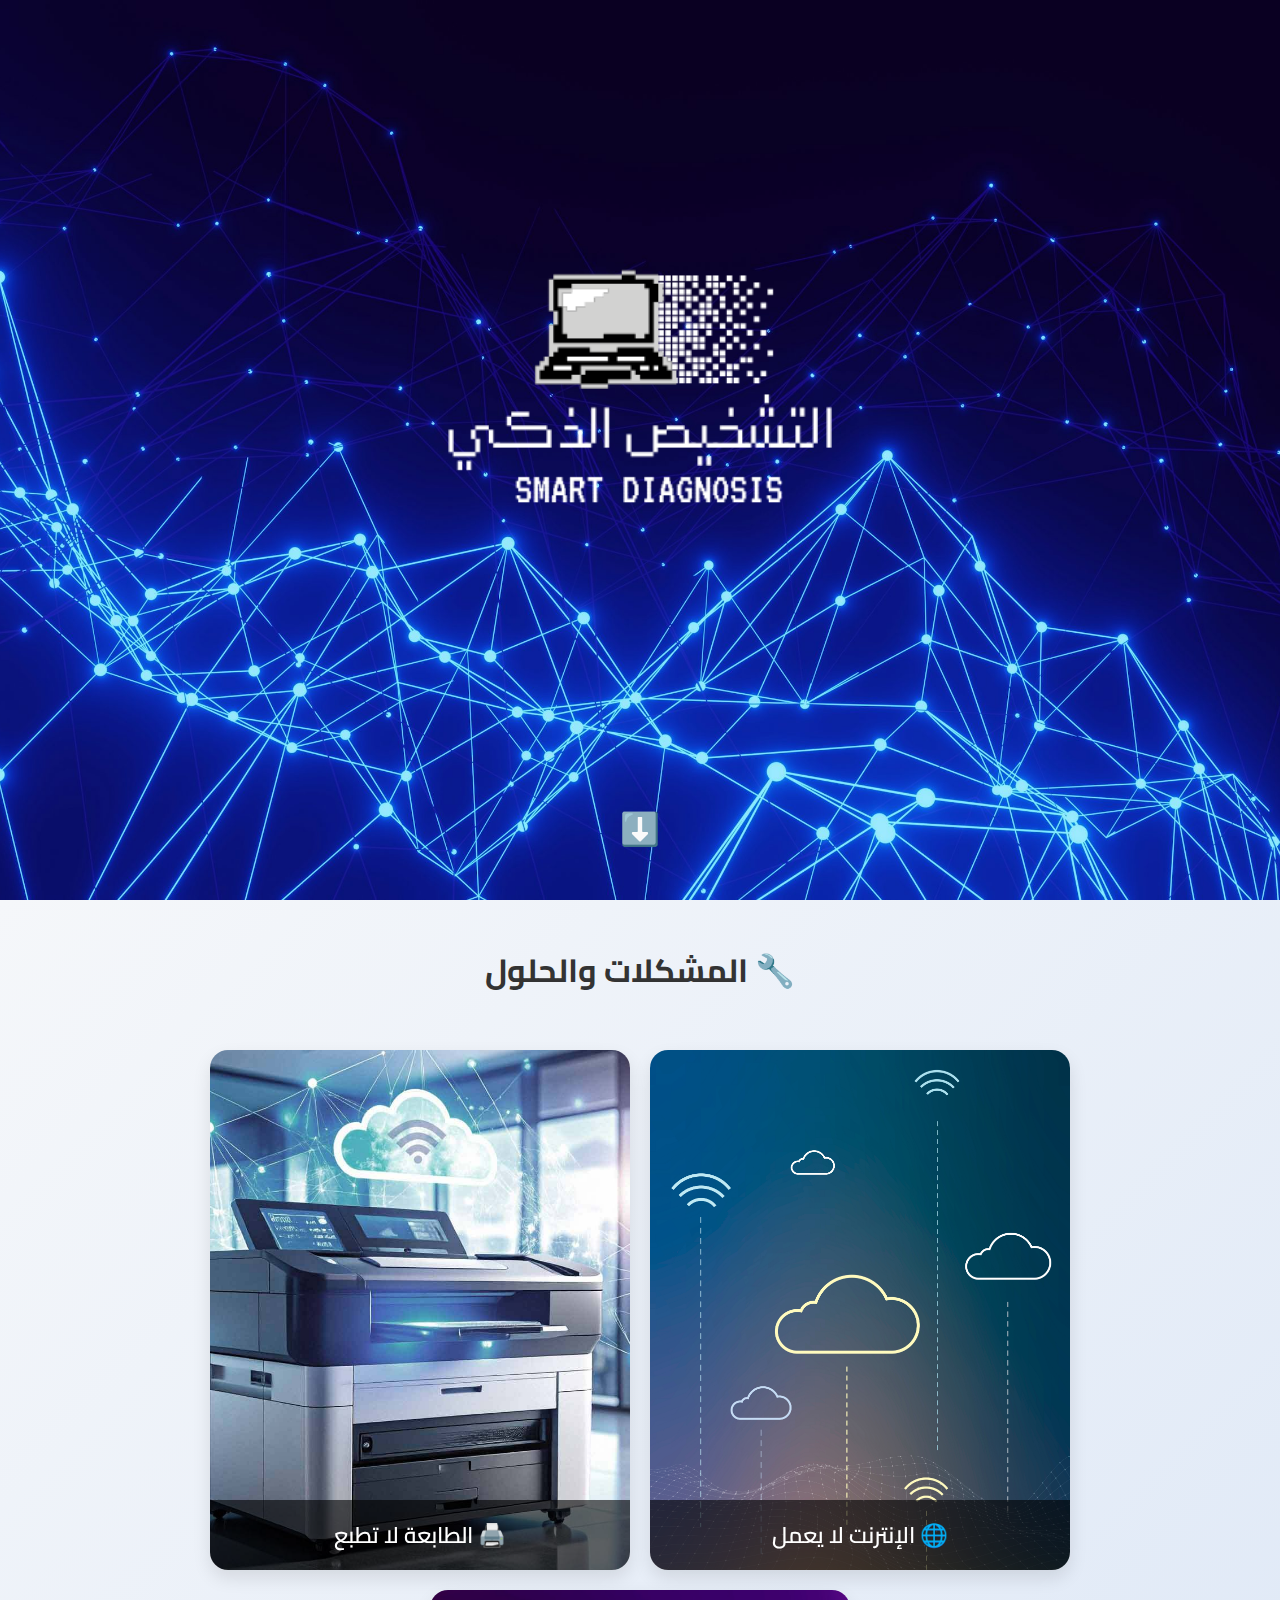
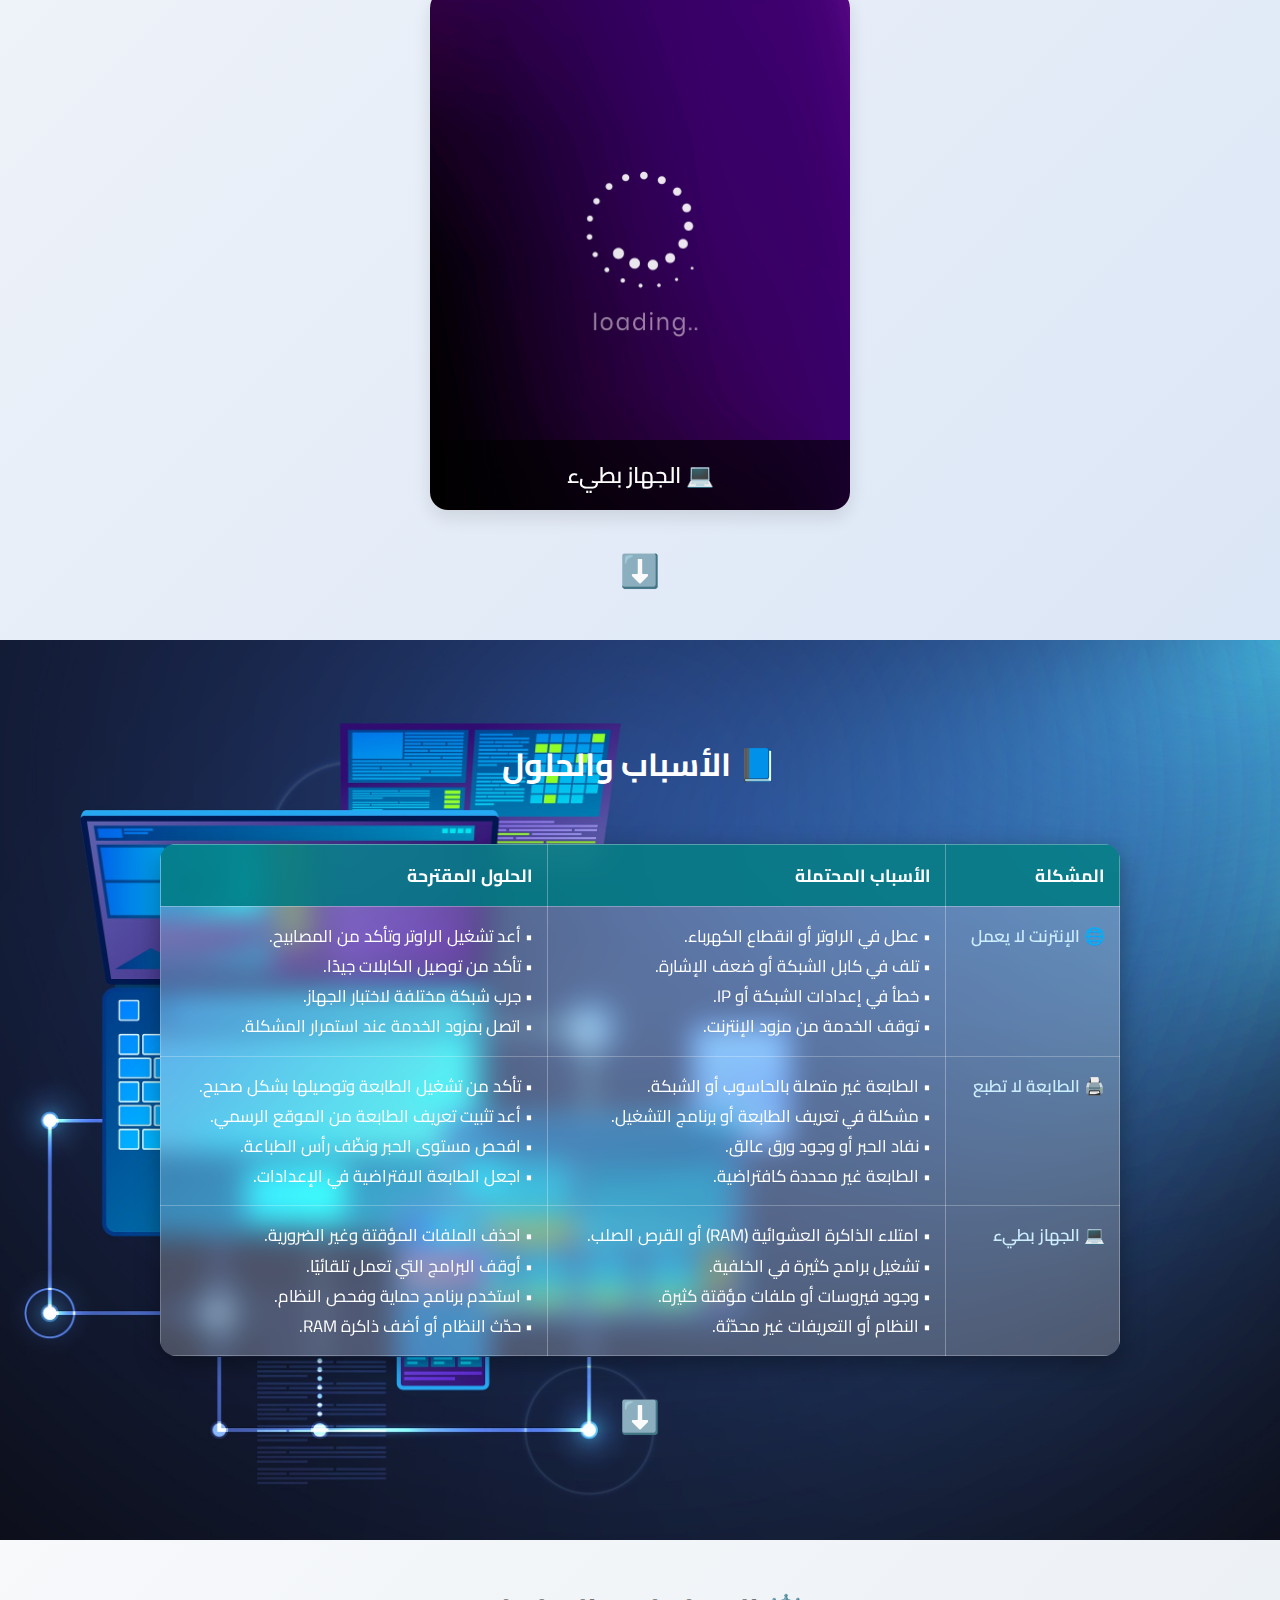
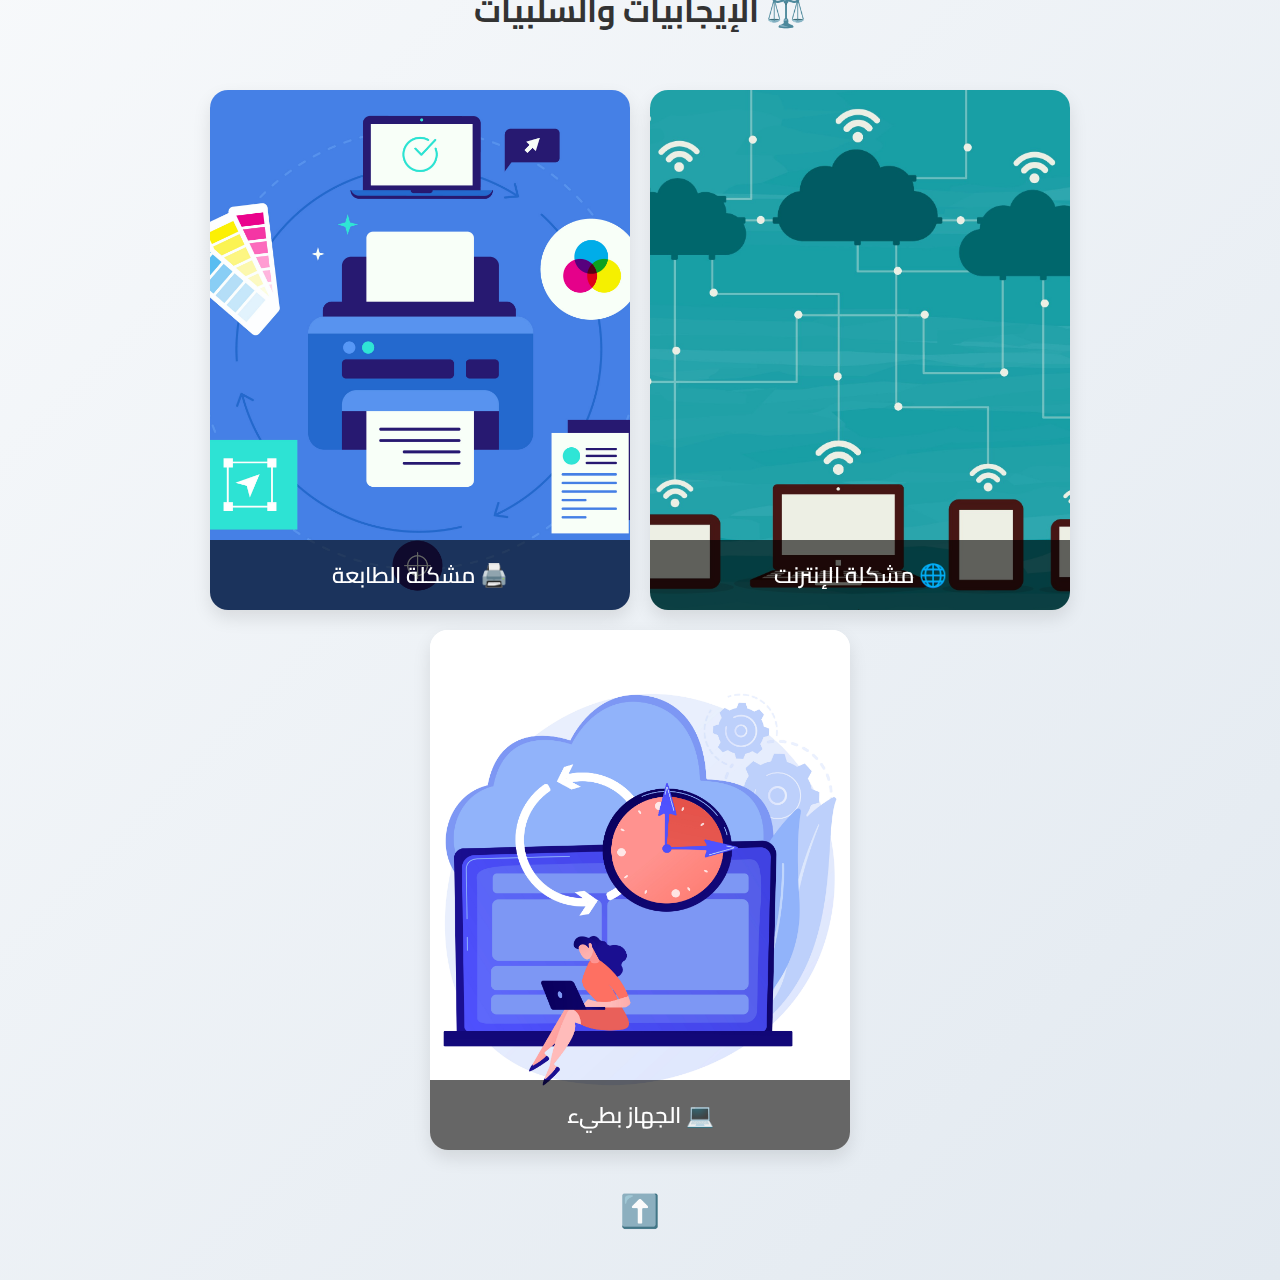
<file: index.html>
<!DOCTYPE html>
<html lang="ar" dir="rtl">
<head>
  <meta charset="UTF-8">
  <meta name="viewport" content="width=device-width, initial-scale=1.0">
  <title>العرض النهائي</title>
  <link rel="stylesheet" href="/style/style.css">
</head>
<body>

  <!-- صفحة 1 -->
  <section class="page" id="page1">
    <!-- تم استبدال الاسم والتعريف بصورة اللوقو -->
    <img src="/img/logo.jpg" alt="شعار التشخيص الذكي" class="logo">
    <a href="#page2" class="arrow">⬇️</a>
  </section>

  <!-- صفحة 2 (المشكلات والحلول) -->
  <section class="page" id="page2">
    <h2>🔧 المشكلات والحلول</h2>
    <div class="cards">

      <!-- كارد 1 -->
      <div class="flip-card">
        <div class="flip-inner">
          <div class="flip-front">
            <img src="/img/internet.jpg" alt="الإنترنت" class="card-img">
            <h3>🌐 الإنترنت لا يعمل</h3>
          </div>
          <div class="flip-back">
            <h3>الحل:</h3>
            <ul>
              <li>تأكد من أن الراوتر يعمل والمصابيح مضاءة بشكل طبيعي..</li>
              <li>افحص الكابلات وتأكد من توصيلها بشكل صحيح.</li>
              <li>أعد تشغيل الراوتر ثم أعد تشغيل الجهاز المتصل..</li>
              <li>إذا لم يعود الاتصال أو بقيت اللمبات غير ثابتة، تواصل مع مزود الخدمة للتحقق من وجود عطل..</li>
            </ul>
          </div>
        </div>
      </div>

      <!-- كارد 2 -->
      <div class="flip-card">
        <div class="flip-inner">
          <div class="flip-front">
            <img src="/img/printer.jpg" alt="الطابعة" class="card-img">
            <h3>🖨️ الطابعة لا تطبع</h3>
          </div>
          <div class="flip-back">
            <h3>الحل:</h3>
            <ul>
              <li>تأكد من تشغيل الطابعة وتوصيلها  الشبكة بشكل صحيح..</li>
              <li>تحقق من وجود ورق وحبر كافٍ داخل الطابعة..</li>
              <li>أعد تشغيل الطابعة ثم أعد إرسال أمر الطباعة من جديد..</li>
              <li>إذا استمرت المشكلة، افحص تعريف الطابعة أو تواصل مع الدعم الفني..</li>
            </ul>
          </div>
        </div>
      </div>

      <!-- كارد 3 -->
      <div class="flip-card">
        <div class="flip-inner">
          <div class="flip-front">
            <img src="/img/slowpc.jpg" alt="الجهاز البطيء" class="card-img">
            <h3>💻 الجهاز بطيء</h3>
          </div>
          <div class="flip-back">
            <h3>الحل:</h3>
            <ul>
              <li>أغلق البرامج المفتوحة التي لا تحتاجها لتخفيف الضغط على الجهاز..</li>
              <li>تحقق من وجود مساحة كافية في الذاكرة والتخزين..</li>
              <li>أعد تشغيل الجهاز لتحديث النظام وإعادة عمل التطبيقات..</li>
              <li>إذا استمرت المشكلة، قم بفحص الجهاز من الفيروسات أو اطلب دعم فني للصيانة..</li>
            </ul>
          </div>
        </div>
      </div>

    </div>
    <a href="#page3" class="arrow">⬇️</a>
  </section>

  <!-- صفحة 3 (الأسباب والحلول) -->
  <section class="page" id="page3">
    <h2>📘 الأسباب والحلول</h2>
    <table>
      <tr>
        <th>المشكلة</th>
        <th>الأسباب المحتملة</th>
        <th>الحلول المقترحة</th>
      </tr>

      <tr>
        <td>🌐 الإنترنت لا يعمل</td>
        <td>
          • عطل في الراوتر أو انقطاع الكهرباء.<br>
          • تلف في كابل الشبكة أو ضعف الإشارة.<br>
          • خطأ في إعدادات الشبكة أو IP.<br>
          • توقف الخدمة من مزود الإنترنت.
        </td>
        <td>
          • أعد تشغيل الراوتر وتأكد من المصابيح.<br>
          • تأكد من توصيل الكابلات جيدًا.<br>
          • جرب شبكة مختلفة لاختبار الجهاز.<br>
          • اتصل بمزود الخدمة عند استمرار المشكلة.
        </td>
      </tr>

      <tr>
        <td>🖨️ الطابعة لا تطبع</td>
        <td>
          • الطابعة غير متصلة بالحاسوب أو الشبكة.<br>
          • مشكلة في تعريف الطابعة أو برنامج التشغيل.<br>
          • نفاد الحبر أو وجود ورق عالق.<br>
          • الطابعة غير محددة كافتراضية.
        </td>
        <td>
          • تأكد من تشغيل الطابعة وتوصيلها بشكل صحيح.<br>
          • أعد تثبيت تعريف الطابعة من الموقع الرسمي.<br>
          • افحص مستوى الحبر ونظّف رأس الطباعة.<br>
          • اجعل الطابعة الافتراضية في الإعدادات.
        </td>
      </tr>

      <tr>
        <td>💻 الجهاز بطيء</td>
        <td>
          • امتلاء الذاكرة العشوائية (RAM) أو القرص الصلب.<br>
          • تشغيل برامج كثيرة في الخلفية.<br>
          • وجود فيروسات أو ملفات مؤقتة كثيرة.<br>
          • النظام أو التعريفات غير محدّثة.
        </td>
        <td>
          • احذف الملفات المؤقتة وغير الضرورية.<br>
          • أوقف البرامج التي تعمل تلقائيًا.<br>
          • استخدم برنامج حماية وفحص النظام.<br>
          • حدّث النظام أو أضف ذاكرة RAM.
        </td>
      </tr>
    </table>
    <a href="#page4" class="arrow">⬇️</a>
  </section>

  <!-- صفحة 4 -->
  <section class="page" id="page4">
    <h2>⚖️ الإيجابيات والسلبيات</h2>
    <div class="cards">

      <!-- كارد 1 -->
      <div class="flip-card">
        <div class="flip-inner">
          <div class="flip-front">
            <img src="/img/internet1.jpg" alt="مشكلة الإنترنت" class="card-img">
            <h3>🌐 مشكلة الإنترنت</h3>
          </div>
          <div class="flip-back">
            <h3>الإيجابيات:</h3>
            <ul>
              <li>تعلم خطوات فحص الشبكة.</li>
              <li>الانتباه لأهمية إعدادات الاتصال.</li>
              <li>زيادة خبرة المستخدم في الحلول التقنية.</li>
            </ul>
            <h3>السلبيات:</h3>
            <ul>
              <li>توقف الأعمال أو الدراسة.</li>
              <li>انقطاع التواصل أو تأخر المهام.</li>
              <li>شعور المستخدم بالإحباط.</li>
            </ul>
          </div>
        </div>
      </div>

      <!-- كارد 2 -->
      <div class="flip-card">
        <div class="flip-inner">
          <div class="flip-front">
            <img src="/img/printer1.jpg" alt="الطابعة" class="card-img">
            <h3>🖨️ مشكلة الطابعة</h3>
          </div>
          <div class="flip-back">
            <h3>الإيجابيات:</h3>
            <ul>
              <li>تعرف المستخدم على تركيب الطابعة.</li>
              <li>ينتبه لفحص الحبر والورق بانتظام.</li>
            </ul>
            <h3>السلبيات:</h3>
            <ul>
              <li>تأخير طباعة المستندات المهمة.</li>
              <li>ضياع الوقت في إعدادات الطباعة.</li>
              <li>احتمال تلف الطابعة بسبب الإهمال.</li>
            </ul>
          </div>
        </div>
      </div>

      <!-- كارد 3 -->
      <div class="flip-card">
        <div class="flip-inner">
          <div class="flip-front">
            <img src="/img/slowpc1.jpg" alt="جهاز بطيء" class="card-img">
            <h3>💻 الجهاز بطيء</h3>
          </div>
          <div class="flip-back">
            <h3>الإيجابيات:</h3>
            <ul>
              <li>تشجيع المستخدم على تنظيف النظام.</li>
              <li>زيادة الوعي بأهمية الصيانة الدورية.</li>
            </ul>
            <h3>السلبيات:</h3>
            <ul>
              <li>بطء إنجاز المهام.</li>
              <li>احتمال توقف النظام فجأة.</li>
              <li>الحاجة إلى ترقية العتاد.</li>
            </ul>
          </div>
        </div>
      </div>

    </div>
    <a href="#page1" class="arrow">⬆️</a>
  </section>

  <script src="/js/script.js"></script>
</body>
</html>
</file>
<file: style/style.css>
@import url('https://fonts.googleapis.com/css2?family=Cairo:wght@400;600;700&display=swap');

* {
  margin: 0;
  padding: 0;
  box-sizing: border-box;
  font-family: 'Cairo', sans-serif;
}

html {
  scroll-behavior: smooth;
}

body {
  background: #f5f5f5;
  color: #333;
  overflow-x: hidden;
}

/* الصفحات */
.page {
  min-height: 100vh;
  display: flex;
  flex-direction: column;
  align-items: center;
  justify-content: center;
  padding: 40px;
  text-align: center;
  transition: background 0.5s ease;
}

.page h1, .page h2 {
  margin-bottom: 20px;
  font-size: 2rem;
  color: #ffffff;
}

.page p {
  font-size: 1.2rem;
  color: #ffffff;
  max-width: 600px;
}

.arrow {
  display: inline-block;
  margin-top: 30px;
  font-size: 2rem;
  text-decoration: none;
  color: #444;
  animation: bounce 1.5s infinite;
}

@keyframes bounce {
  0%, 100% { transform: translateY(0); }
  50% { transform: translateY(8px); }
}

/* الشبكة للكروت */
.cards {
  display: flex;
  justify-content: center;
  flex-wrap: wrap;
  gap: 20px;
  margin-top: 30px;
  max-width: 95vw;
}

/* كروت قلب ثلاثي الأبعاد */
.flip-card {
  background: transparent;
  width: 420px;
  height: 520px;
  perspective: 1000px;
}

.flip-inner {
  position: relative;
  width: 100%;
  height: 100%;
  text-align: center;
  transition: transform 0.9s;
  transform-style: preserve-3d;
}

.flip-card:hover .flip-inner {
  transform: rotateY(180deg);
}

.flip-front, .flip-back {
  position: absolute;
  width: 100%;
  height: 100%;
  border-radius: 18px;
  backface-visibility: hidden;
  overflow: hidden;
  box-shadow: 0 8px 18px rgba(0,0,0,0.1);
}

/* واجهة الكارد */
.flip-front {
  background: #fff;
  display: flex;
  flex-direction: column;
  justify-content: flex-end;
  align-items: center;
  color: #fff;
  transition: all 0.5s;
  overflow: hidden;
}

.flip-front img.card-img {
  width: 100%;
  height: 100%;
  object-fit: cover;
  position: absolute;
  top: 0;
  left: 0;
  z-index: 1;
}

.flip-front h3 {
  position: relative;
  z-index: 2;
  background: rgba(0,0,0,0.6);
  width: 100%;
  padding: 14px;
  font-size: 1.4rem;
  font-weight: 600;
  color: #fff;
}

/* خلف الكارد */
.flip-back {
  background: #fff;
  color: #333;
  transform: rotateY(180deg);
  padding: 20px;
  display: flex;
  flex-direction: column;
  justify-content: center;
  align-items: flex-start;
  text-align: right;
}

.flip-back h3 {
  color: #007b83;
  margin-bottom: 10px;
  font-size: 1.3rem;
}

.flip-back ul {
  list-style-type: disc;
  padding-right: 20px;
  line-height: 1.8;
  font-size: 1.1rem;
}

/* 🎨 جدول صفحة 3 بتصميم شفاف احترافي */
table {
  border-collapse: collapse;
  width: 85%;
  margin-top: 40px;
  background: rgba(255, 255, 255, 0.7);
  backdrop-filter: blur(6px);
  border-radius: 15px;
  overflow: hidden;
  box-shadow: 0 6px 18px rgba(0, 0, 0, 0.15);
}

th, td {
  border: 1px solid rgba(255, 255, 255, 0.3);
  padding: 16px;
  text-align: right;
  vertical-align: top;
}

th {
  background-color: rgba(0, 123, 131, 0.9);
  color: white;
  font-size: 1.2rem;
  letter-spacing: 0.5px;
}

td {
  background-color: rgba(255, 255, 255, 0.6);
  font-size: 1.05rem;
  color: #ffffff;
  line-height: 1.8;
}

tr:hover td {
  background-color: rgba(255, 255, 255, 0.85);
  transition: 0.3s ease;
}

/* ألوان الخلفية لكل صفحة */
#page1 { background: linear-gradient(135deg, #f0f4f7, #dbe9f1); }
#page2 { background: linear-gradient(135deg, #f5f7fa, #dbe6f6); }
#page3 { background: url('/img/Solutions.jpg') no-repeat center center/cover; }
#page4 { background: linear-gradient(135deg, #f7f9fb, #e2e9f0); }

/* تجاوب للشاشات الصغيرة */
@media (max-width: 768px) {
  .cards {
    flex-direction: column;
    align-items: center;
  }

  .flip-card {
    width: 90%;
    height: 420px;
  }

  table {
    width: 95%;
  }
}

/* خلفية الصفحة الأولى */
#page1 {
  background: url('../img/tech-bg.jpg') no-repeat center center/cover;
}

/* جدول صفحة 3 (زجاجي احترافي وشفاف) */
#page3 {
  background: url('../img/Solutions.jpg') no-repeat center center/cover;
}

#page3 table {
  width: 80%;
  border-collapse: collapse;
  margin-top: 30px;
  border-radius: 16px;
  overflow: hidden;
  background: rgba(255, 255, 255, 0.15);
  backdrop-filter: blur(14px);
  box-shadow: 0 8px 25px rgba(0, 0, 0, 0.35);
  color: #fff;
  font-size: 1.05rem;
  text-align: center;
  transition: all 0.3s ease;
}

#page3 th {
  background: rgba(0, 123, 131, 0.85);
  color: #fff;
  padding: 14px;
  font-weight: 700;
  font-size: 1.1rem;
}

#page3 td {
  padding: 14px;
  background: rgba(255, 255, 255, 0.1);
  border-bottom: 1px solid rgba(255, 255, 255, 0.25);
  line-height: 1.8;
}

#page3 tr:hover td {
  background: rgba(255, 255, 255, 0.25);
  transition: 0.3s ease;
}

#page3 table td:first-child {
  font-weight: 600;
  color: #cdeeff;
}

/* 🌟 تعديل صفحة 2 و 4 فقط - توسيط وتكبير النص داخل الكروت */
#page2 .flip-back,
#page4 .flip-back {
  display: flex;
  flex-direction: column;
  justify-content: center;
  align-items: center;
  text-align: center;
  padding: 0;
}

#page2 .flip-back h3,
#page4 .flip-back h3 {
  font-size: 1.6rem;
  color: #007b83;
  margin-bottom: 14px;
}

#page2 .flip-back ul,
#page4 .flip-back ul {
  list-style: none;
  padding: 0;
  margin: 0;
}

#page2 .flip-back li,
#page4 .flip-back li {
  font-size: 1.3rem;
  line-height: 2;
  color: #333;
  width: 90%;
}

/* 🎯 تغيير لون عناوين الصفحات 2 و 4 فقط */
#page2 h2,
#page4 h2 {
  color: #333333; /* رمادي غامق */
}

/* ✅ شعار التشخيص الذكي في الصفحة الأولى بدون ظل أو إطار */
#page1 .logo {
  width: 700px;            /* تكبير الشعار */
  max-width: 90%;          /* استجابة للشاشات الصغيرة */
  margin-bottom: 25px;
  border-radius: 0;        /* بدون حواف */
  box-shadow: none;        /* بدون ظل */
  background: none;        /* بدون خلفية */
  animation: fadeIn 1.5s ease-in-out;
  image-rendering: auto;   /* جودة الصورة عالية */
}

/* حركة دخول الشعار */
@keyframes fadeIn {
  from { opacity: 0; transform: scale(0.9); }
  to { opacity: 1; transform: scale(1); }
}


/* ✅ محاذاة وتوسيط اللوقو داخل الصفحة */
#page1 {
  display: flex;
  flex-direction: column;
  align-items: center;
  justify-content: center;
  text-align: center;
}
</file>
